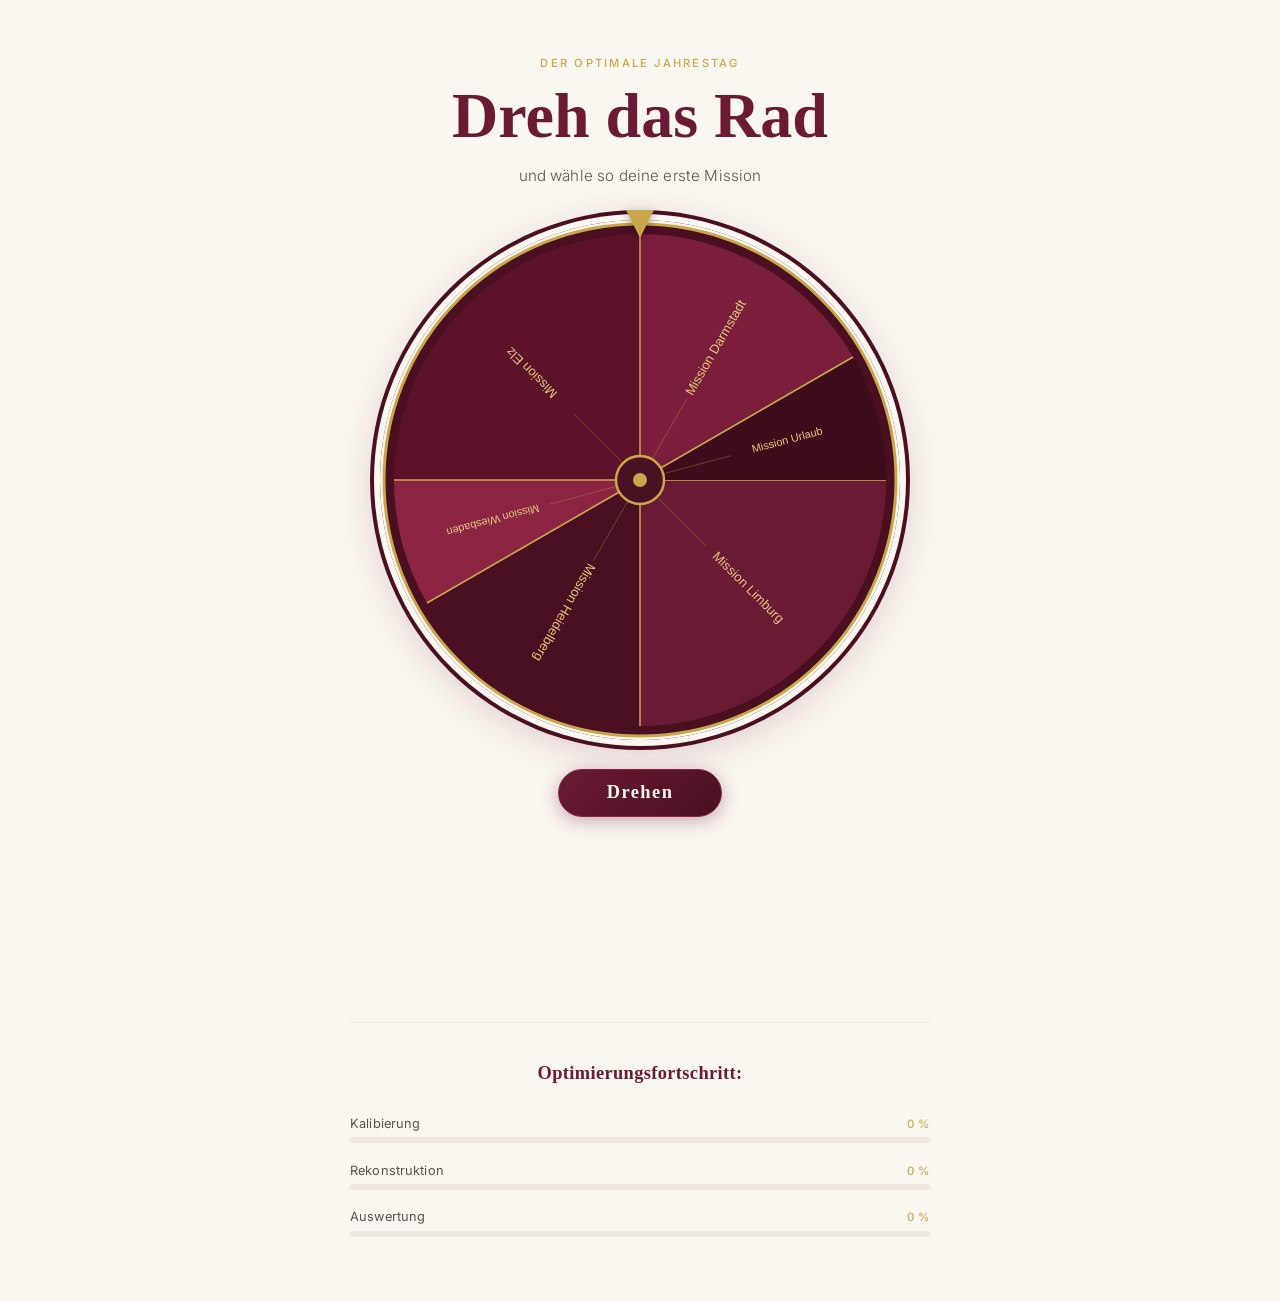
<file: index.html>
<!DOCTYPE html>
<html lang="de">
<head>
  <meta charset="UTF-8" />
  <meta name="viewport" content="width=device-width, initial-scale=1.0" />
  <title>Glücksrad</title>
  <link rel="preconnect" href="https://fonts.googleapis.com" />
  <link rel="preconnect" href="https://fonts.gstatic.com" crossorigin />
  <link href="https://fonts.googleapis.com/css2?family=Cormorant+Garant:ital,wght@0,400;0,600;0,700;1,400&family=Inter:wght@300;400;500&display=swap" rel="stylesheet" />
  <link rel="stylesheet" href="style.css" />
</head>
<body>

  <header>
    <p class="eyebrow">Der optimale Jahrestag</p>
    <h1>Dreh das Rad</h1>
    <p class="subtitle">und wähle so deine erste Mission</p>
  </header>

  <main>
    <div class="wheel-wrapper">
      <!-- Pointer -->
      <div class="pointer"></div>

      <!-- Canvas -->
      <canvas id="wheelCanvas" width="520" height="520"></canvas>

      <!-- Spin button -->
      <button id="spinBtn" class="spin-btn">Drehen</button>
    </div>

    <!-- Result display -->
    <div class="result-area" id="resultArea">
      <div class="result-inner">
        <p class="result-label">Deine nächste Mission:</p>
        <h2 class="result-title" id="resultTitle"></h2>
        <p class="result-subtext" id="resultSubtext"></p>
      </div>
    </div>
  </main>

  <footer>
    <div class="progress-section">
      <p class="progress-heading">Optimierungsfortschritt:</p>
      <div class="progress-list">

        <div class="progress-item">
          <div class="progress-meta">
            <span class="progress-label">Kalibierung</span>
            <span class="progress-value">0 %</span>
          </div>
          <div class="progress-track">
            <div class="progress-bar" style="--fill: 0%"></div>
          </div>
        </div>

        <div class="progress-item">
          <div class="progress-meta">
            <span class="progress-label">Rekonstruktion</span>
            <span class="progress-value">0 %</span>
          </div>
          <div class="progress-track">
            <div class="progress-bar" style="--fill: 0%"></div>
          </div>
        </div>

        <div class="progress-item">
          <div class="progress-meta">
            <span class="progress-label">Auswertung</span>
            <span class="progress-value">0 %</span>
          </div>
          <div class="progress-track">
            <div class="progress-bar" style="--fill: 0%"></div>
          </div>
        </div>

      </div>
    </div>
  </footer>

  <script src="wheel.js"></script>
</body>
</html>
</file>
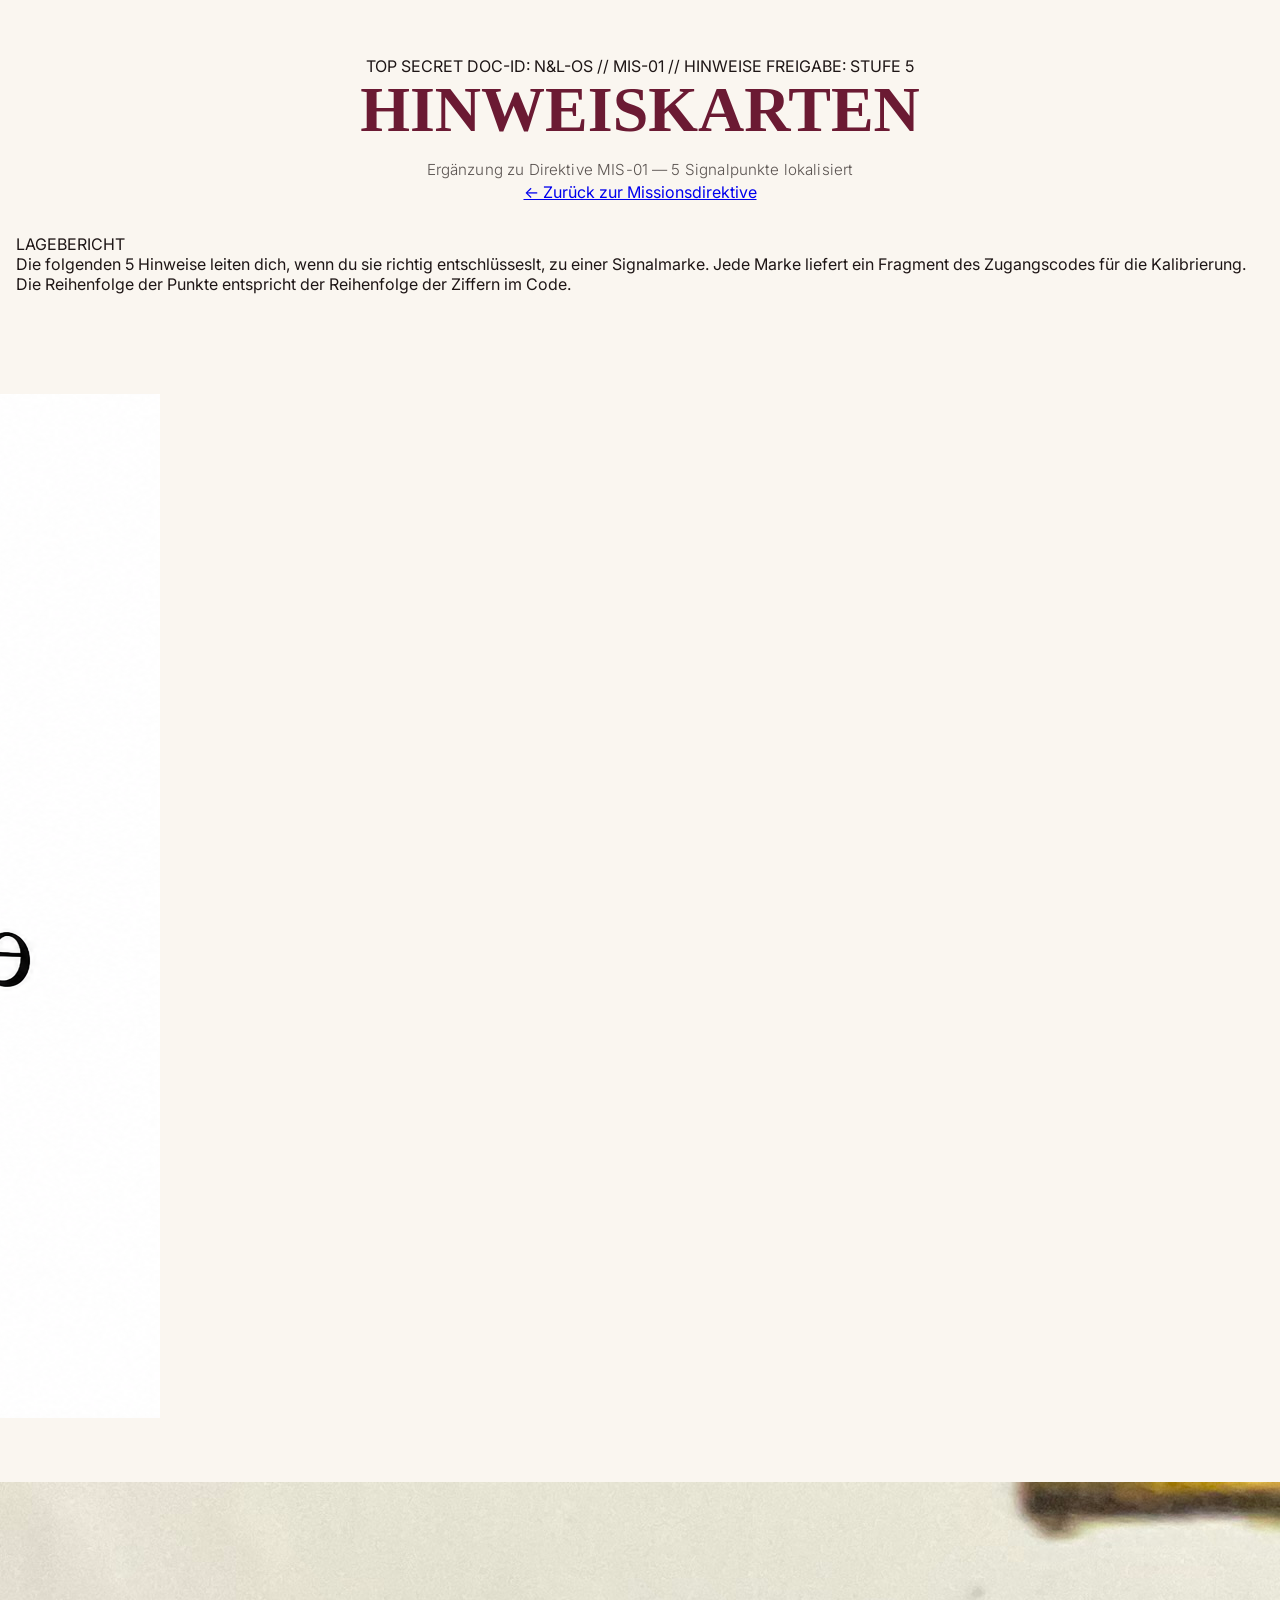
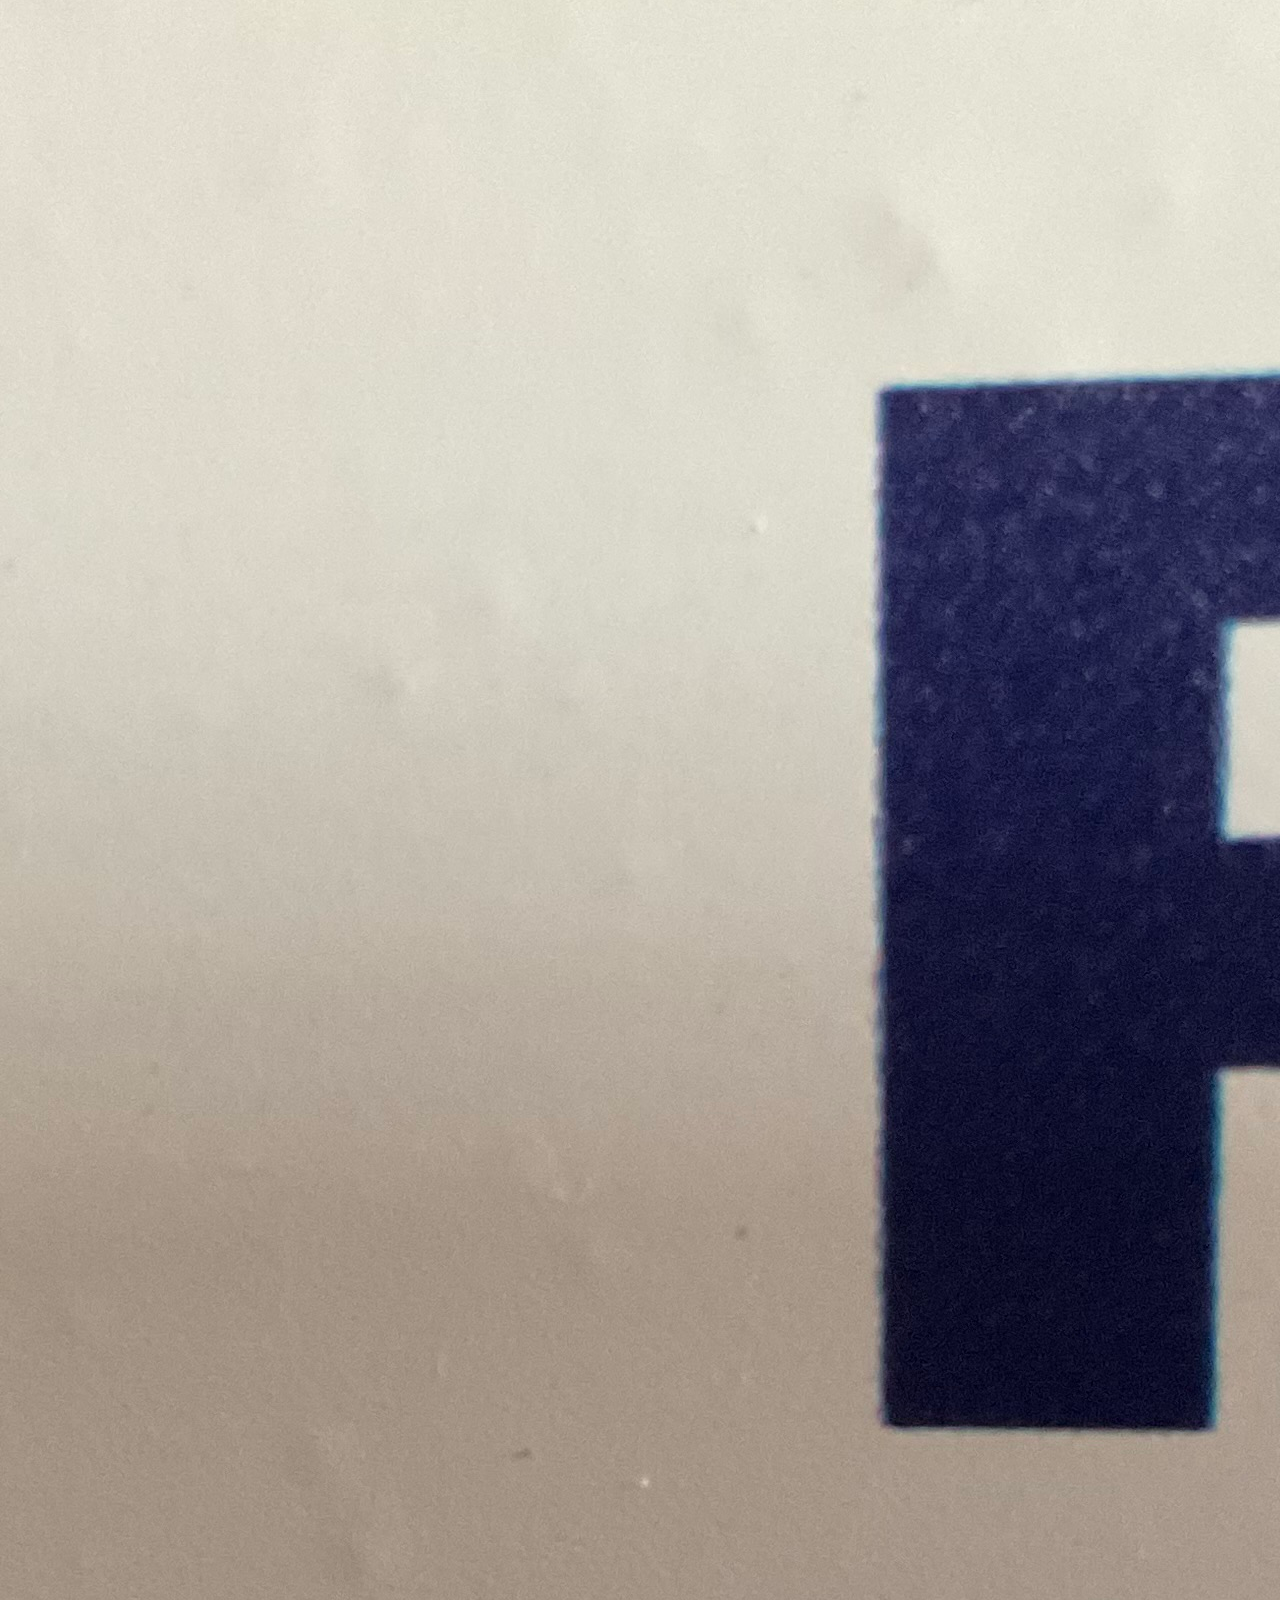
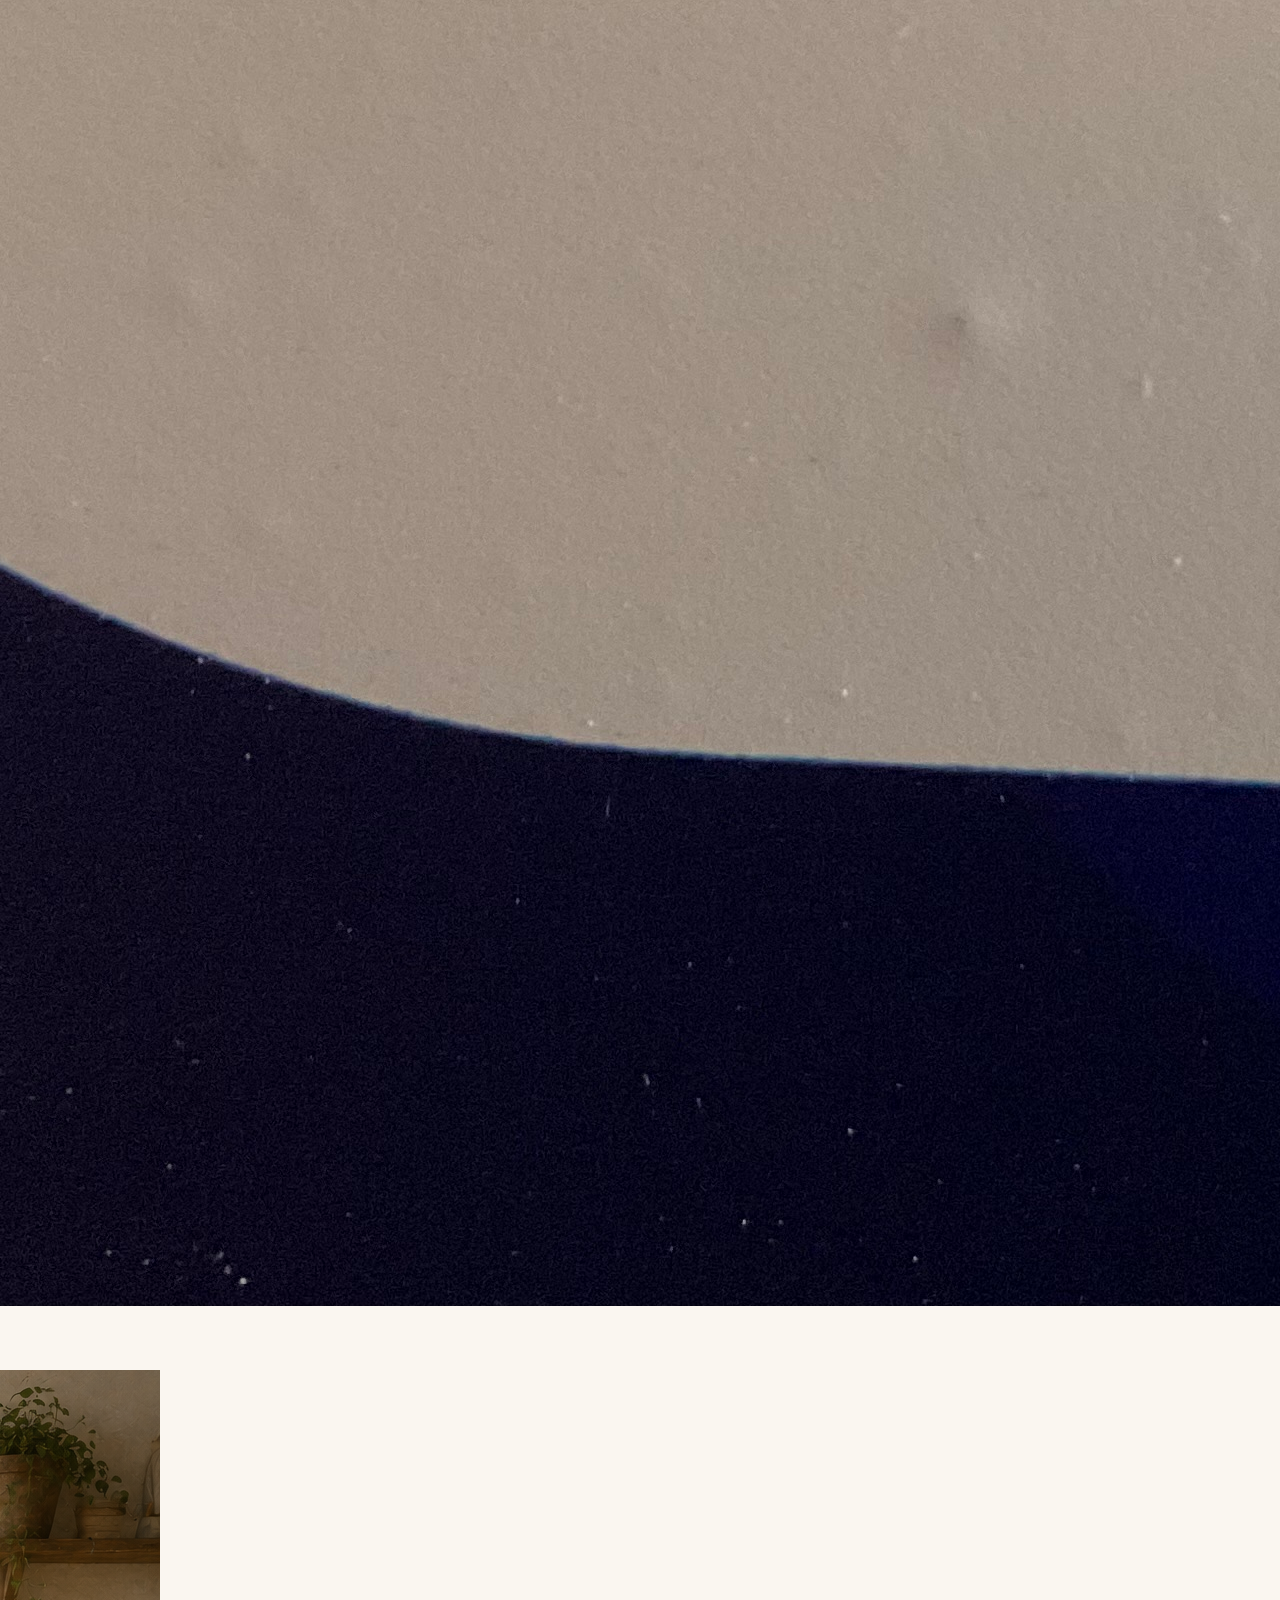
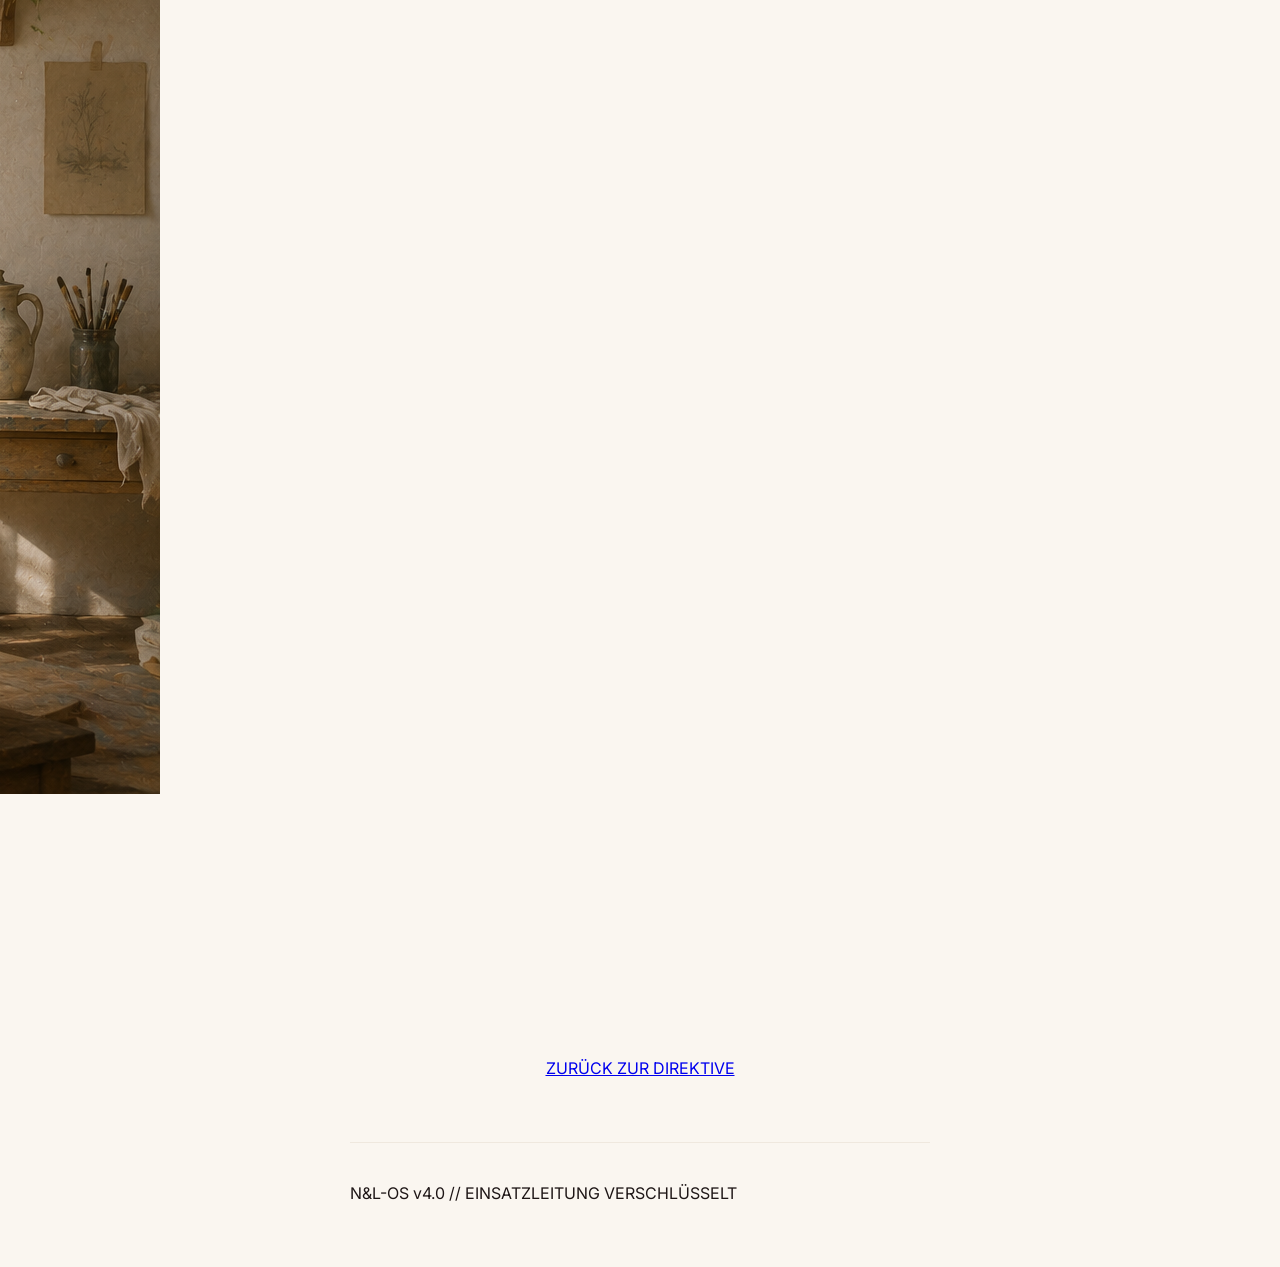
<file: hinweise/index.html>
<!DOCTYPE html>
<html lang="de">
<head>
    <meta charset="UTF-8">
    <meta name="viewport" content="width=device-width, initial-scale=1.0">

    <!-- TODO: Seitentitel nach Belieben ändern -->
    <title>CLASSIFIED // MIS-01 // HINWEISE</title>

    <link rel="preconnect" href="https://fonts.googleapis.com">
    <link rel="preconnect" href="https://fonts.gstatic.com" crossorigin>
    <link href="https://fonts.googleapis.com/css2?family=Share+Tech+Mono&family=Inter:wght@300;400;500&display=swap" rel="stylesheet">

    <link rel="stylesheet" href="../style.css">
</head>
<body>

<div class="scanlines"></div>

<header>
    <div class="header-bar">
        <span class="stamp">TOP SECRET</span>
        <span class="doc-id">DOC-ID: N&L-OS // MIS-01 // HINWEISE</span>
        <span class="clearance">FREIGABE: STUFE 5</span>
    </div>

    <h1>HINWEIS<span class="glow">KARTEN</span></h1>

    <p class="subtitle">
        Ergänzung zu Direktive MIS-01 — 5 Signalpunkte lokalisiert
    </p>

    <a class="back-link" href="../">&larr; Zurück zur Missionsdirektive</a>
</header>

<main>

    <!-- ── LAGEBERICHT ────────────────────────────────────── -->
    <section class="card">
        <div class="card-label">LAGEBERICHT</div>
        <p>
            Die folgenden 5 Hinweise leiten dich, wenn du sie richtig entschlüsseslt,
            zu einer Signalmarke.
            Jede Marke liefert ein Fragment des Zugangscodes für die
            Kalibrierung. Die Reihenfolge der Punkte entspricht der
            Reihenfolge der Ziffern im Code.
        </p>
    </section>

    <!-- ── HINWEISLISTE ───────────────────────────────────── -->
    <section class="hint-list">

        <!-- ═══ HINWEIS 01 ═══ -->
        <!-- TODO: Rätseltext eintragen. Bild optional (siehe Kommentar unten). -->
        <div class="hint-entry">
            <div class="hint-index">01</div>

            <div class="hint-content">
                <div class="hint-label">SIGNALPUNKT 01 / 05</div>
                <p class="hint-text">
                    Hinweis der Art: Text
                </p>
            </div>

            <div class="hint-image">
                <!-- OPTION A: Eigenes Bild verwenden — Kommentar entfernen und Pfad anpassen -->
                <img src="images/hinweis-01.png" alt="Hinweisbild 1">

                <!-- OPTION B: Kein Bild — einfach so lassen -->
                <!--
                <div class="image-placeholder">
                    <span>KEIN BILD<br>HINTERLEGT</span>
                </div>
                -->
            </div>
        </div>

        <!-- ═══ HINWEIS 02 ═══ -->
        <div class="hint-entry">
            <div class="hint-index">02</div>

            <div class="hint-content">
                <div class="hint-label">SIGNALPUNKT 02 / 05</div>
                <p class="hint-text">
                    Hinweis der Art: Bild
                </p>
            </div>

            <div class="hint-image">
                <img src="images/IMG_1407.jpeg" alt="Hinweisbild 2">
            </div>
        </div>

        <!-- ═══ HINWEIS 03 ═══ -->
        <div class="hint-entry">
            <div class="hint-index">03</div>

            <div class="hint-content">
                <div class="hint-label">SIGNALPUNKT 03 / 05</div>
                <p class="hint-text">
                    Hinweis der Art: Bild
                </p>
            </div>

            <div class="hint-image">
                <img src="images/hinweis-03.png" alt="Hinweisbild 3">
            </div>
        </div>

        <!-- ═══ HINWEIS 04 ═══ -->
        <div class="hint-entry">
            <div class="hint-index">04</div>

            <div class="hint-content">
                <div class="hint-label">SIGNALPUNKT 04 / 05</div>
                <p class="hint-text">
                    Hinweise der Art: Code 
                    <br>
                    [293]
                </p>
            </div>

            <div class="hint-image">
                <!-- <img src="images/hinweis-04.jpg" alt="Hinweisbild 4"> -->
                <div class="image-placeholder">
                    <span>KEIN BILD<br>HINTERLEGT</span>
                </div>
            </div>
        </div>

        <!-- ═══ HINWEIS 05 ═══ -->
        <div class="hint-entry">
            <div class="hint-index">05</div>

            <div class="hint-content">
                <div class="hint-label">SIGNALPUNKT 05 / 05</div>
                <p class="hint-text">
                    [NOCH NICHT FREIGESCHALTET]
                </p>
            </div>

            <div class="hint-image">
                <!-- <img src="images/hinweis-05.jpg" alt="Hinweisbild 5"> -->
                <div class="image-placeholder">
                    <span>KEIN BILD<br>HINTERLEGT</span>
                </div>
            </div>
        </div>

    </section>

    <div class="back-container">
        <a href="../" class="back-btn">ZURÜCK ZUR DIREKTIVE</a>
    </div>

</main>

<footer>
    <div class="footer-inner">
        <span>N&L-OS v4.0 // EINSATZLEITUNG</span>
        <span>VERSCHLÜSSELT</span>
    </div>
</footer>

</body>
</html>
</file>
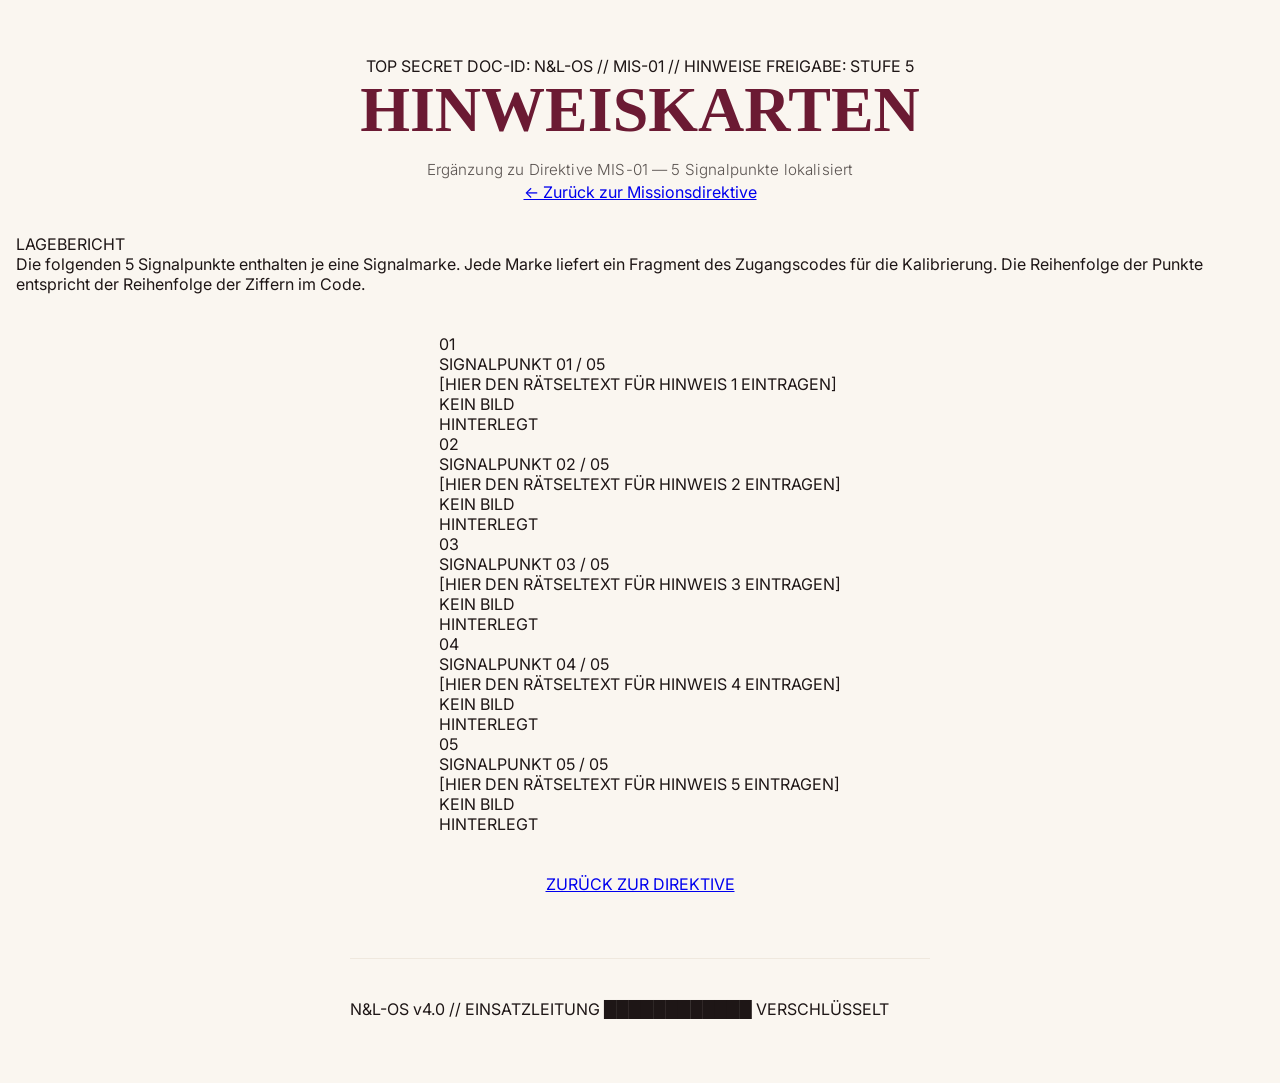
<file: hinweise.html>
<!DOCTYPE html>
<html lang="de">
<head>
    <meta charset="UTF-8">
    <meta name="viewport" content="width=device-width, initial-scale=1.0">

    <!-- TODO: Seitentitel nach Belieben ändern -->
    <title>CLASSIFIED // MIS-01 // HINWEISE</title>

    <link rel="preconnect" href="https://fonts.googleapis.com">
    <link rel="preconnect" href="https://fonts.gstatic.com" crossorigin>
    <link href="https://fonts.googleapis.com/css2?family=Share+Tech+Mono&family=Inter:wght@300;400;500&display=swap" rel="stylesheet">

    <link rel="stylesheet" href="style.css">
</head>
<body>

<div class="scanlines"></div>

<header>
    <div class="header-bar">
        <span class="stamp">TOP SECRET</span>
        <span class="doc-id">DOC-ID: N&L-OS // MIS-01 // HINWEISE</span>
        <span class="clearance">FREIGABE: STUFE 5</span>
    </div>

    <h1>HINWEIS<span class="glow">KARTEN</span></h1>

    <p class="subtitle">
        Ergänzung zu Direktive MIS-01 — 5 Signalpunkte lokalisiert
    </p>

    <a class="back-link" href="index.html">&larr; Zurück zur Missionsdirektive</a>
</header>

<main>

    <!-- ── LAGEBERICHT ────────────────────────────────────── -->
    <section class="card">
        <div class="card-label">LAGEBERICHT</div>
        <p>
            Die folgenden 5 Signalpunkte enthalten je eine Signalmarke.
            Jede Marke liefert ein Fragment des Zugangscodes für die
            Kalibrierung. Die Reihenfolge der Punkte entspricht der
            Reihenfolge der Ziffern im Code.
        </p>
    </section>

    <!-- ── HINWEISLISTE ───────────────────────────────────── -->
    <section class="hint-list">

        <!-- ═══ HINWEIS 01 ═══ -->
        <!-- TODO: Rätseltext eintragen. Bild optional (siehe Kommentar unten). -->
        <div class="hint-entry">
            <div class="hint-index">01</div>

            <div class="hint-content">
                <div class="hint-label">SIGNALPUNKT 01 / 05</div>
                <p class="hint-text">
                    [HIER DEN RÄTSELTEXT FÜR HINWEIS 1 EINTRAGEN]
                </p>
            </div>

            <div class="hint-image">
                <!-- OPTION A: Eigenes Bild verwenden — Kommentar entfernen und Pfad anpassen -->
                <!-- <img src="images/hinweis-01.jpg" alt="Hinweisbild 1"> -->

                <!-- OPTION B: Kein Bild — einfach so lassen -->
                <div class="image-placeholder">
                    <span>KEIN BILD<br>HINTERLEGT</span>
                </div>
            </div>
        </div>

        <!-- ═══ HINWEIS 02 ═══ -->
        <div class="hint-entry">
            <div class="hint-index">02</div>

            <div class="hint-content">
                <div class="hint-label">SIGNALPUNKT 02 / 05</div>
                <p class="hint-text">
                    [HIER DEN RÄTSELTEXT FÜR HINWEIS 2 EINTRAGEN]
                </p>
            </div>

            <div class="hint-image">
                <!-- <img src="images/hinweis-02.jpg" alt="Hinweisbild 2"> -->
                <div class="image-placeholder">
                    <span>KEIN BILD<br>HINTERLEGT</span>
                </div>
            </div>
        </div>

        <!-- ═══ HINWEIS 03 ═══ -->
        <div class="hint-entry">
            <div class="hint-index">03</div>

            <div class="hint-content">
                <div class="hint-label">SIGNALPUNKT 03 / 05</div>
                <p class="hint-text">
                    [HIER DEN RÄTSELTEXT FÜR HINWEIS 3 EINTRAGEN]
                </p>
            </div>

            <div class="hint-image">
                <!-- <img src="images/hinweis-03.jpg" alt="Hinweisbild 3"> -->
                <div class="image-placeholder">
                    <span>KEIN BILD<br>HINTERLEGT</span>
                </div>
            </div>
        </div>

        <!-- ═══ HINWEIS 04 ═══ -->
        <div class="hint-entry">
            <div class="hint-index">04</div>

            <div class="hint-content">
                <div class="hint-label">SIGNALPUNKT 04 / 05</div>
                <p class="hint-text">
                    [HIER DEN RÄTSELTEXT FÜR HINWEIS 4 EINTRAGEN]
                </p>
            </div>

            <div class="hint-image">
                <!-- <img src="images/hinweis-04.jpg" alt="Hinweisbild 4"> -->
                <div class="image-placeholder">
                    <span>KEIN BILD<br>HINTERLEGT</span>
                </div>
            </div>
        </div>

        <!-- ═══ HINWEIS 05 ═══ -->
        <div class="hint-entry">
            <div class="hint-index">05</div>

            <div class="hint-content">
                <div class="hint-label">SIGNALPUNKT 05 / 05</div>
                <p class="hint-text">
                    [HIER DEN RÄTSELTEXT FÜR HINWEIS 5 EINTRAGEN]
                </p>
            </div>

            <div class="hint-image">
                <!-- <img src="images/hinweis-05.jpg" alt="Hinweisbild 5"> -->
                <div class="image-placeholder">
                    <span>KEIN BILD<br>HINTERLEGT</span>
                </div>
            </div>
        </div>

    </section>

    <div class="back-container">
        <a href="index.html" class="back-btn">ZURÜCK ZUR DIREKTIVE</a>
    </div>

</main>

<footer>
    <div class="footer-inner">
        <span>N&L-OS v4.0 // EINSATZLEITUNG</span>
        <span class="redact">████████████</span>
        <span>VERSCHLÜSSELT</span>
    </div>
</footer>

</body>
</html>
</file>
<file: style.css>
/* ============================================================
   TOKENS
   ============================================================ */
:root {
  --bordeaux:     #6B1A33;
  --bordeaux-dk:  #4A1022;
  --bordeaux-lt:  #8C2444;
  --gold:         #C9A84C;
  --gold-lt:      #E2C97E;
  --cream:        #FAF6F0;
  --cream-dk:     #EFE8DE;
  --gray:         #5A5350;
  --dark:         #1E1616;

  --font-display: 'Cormorant Garant', Georgia, serif;
  --font-body:    'Inter', system-ui, sans-serif;

  --radius:       12px;
  --transition:   0.4s ease;
}

/* ============================================================
   RESET & BASE
   ============================================================ */
*, *::before, *::after {
  box-sizing: border-box;
  margin: 0;
  padding: 0;
}

html {
  font-size: 16px;
  scroll-behavior: smooth;
}

body {
  background-color: var(--cream);
  color: var(--dark);
  font-family: var(--font-body);
  min-height: 100vh;
  display: flex;
  flex-direction: column;
  align-items: center;
  padding: 0 1rem 4rem;
}

/* ============================================================
   HEADER
   ============================================================ */
header {
  text-align: center;
  padding: 3.5rem 1rem 2rem;
  max-width: 600px;
}

.eyebrow {
  font-family: var(--font-body);
  font-size: 0.7rem;
  font-weight: 500;
  letter-spacing: 0.2em;
  text-transform: uppercase;
  color: var(--gold);
  margin-bottom: 0.75rem;
}

header h1 {
  font-family: var(--font-display);
  font-size: clamp(2.6rem, 6vw, 4rem);
  font-weight: 700;
  color: var(--bordeaux);
  line-height: 1.05;
  margin-bottom: 0.9rem;
}

.subtitle {
  font-size: 0.95rem;
  font-weight: 300;
  color: var(--gray);
  letter-spacing: 0.01em;
  line-height: 1.6;
}

/* ============================================================
   WHEEL WRAPPER
   ============================================================ */
main {
  display: flex;
  flex-direction: column;
  align-items: center;
  width: 100%;
  gap: 2.5rem;
}

.wheel-wrapper {
  position: relative;
  display: flex;
  flex-direction: column;
  align-items: center;
  gap: 1.8rem;
}

/* Pointer arrow */
.pointer {
  position: absolute;
  top: -10px;
  left: 50%;
  transform: translateX(-50%);
  width: 0;
  height: 0;
  border-left: 14px solid transparent;
  border-right: 14px solid transparent;
  border-top: 28px solid var(--gold);
  filter: drop-shadow(0 2px 4px rgba(0,0,0,0.3));
  z-index: 10;
}

#wheelCanvas {
  display: block;
  border-radius: 50%;
  box-shadow:
    0 0 0 6px var(--cream),
    0 0 0 10px var(--bordeaux-dk),
    0 8px 40px rgba(107, 26, 51, 0.25);
  max-width: min(520px, 90vw);
  height: auto;
}

/* ============================================================
   SPIN BUTTON
   ============================================================ */
.spin-btn {
  font-family: var(--font-display);
  font-size: 1.15rem;
  font-weight: 600;
  letter-spacing: 0.08em;
  color: var(--cream);
  background: linear-gradient(135deg, var(--bordeaux), var(--bordeaux-dk));
  border: 1.5px solid var(--bordeaux-lt);
  border-radius: 50px;
  padding: 0.8rem 3rem;
  cursor: pointer;
  box-shadow: 0 4px 18px rgba(107, 26, 51, 0.35);
  transition:
    background 0.4s ease,
    box-shadow 0.4s ease,
    transform 0.15s ease,
    opacity 0.55s ease;
}

.spin-btn:hover:not(:disabled) {
  background: linear-gradient(135deg, var(--bordeaux-lt), var(--bordeaux));
  box-shadow: 0 6px 24px rgba(107, 26, 51, 0.5);
  transform: translateY(-1px);
}

.spin-btn:active:not(:disabled) {
  transform: translateY(0);
}

.spin-btn:disabled {
  opacity: 0.5;
  cursor: not-allowed;
}

/* Sanftes Ausblenden nach dem Drehen */
.spin-btn.hide {
  opacity: 0;
  transform: translateY(10px);
  pointer-events: none;
}

/* ============================================================
   RESULT AREA
   ============================================================ */
.result-area {
  opacity: 0;
  transform: translateY(18px);
  transition: opacity 0.6s ease, transform 0.6s ease;
  pointer-events: none;
  text-align: center;
  max-width: 560px;
  width: 100%;
}

.result-area.visible {
  opacity: 1;
  transform: translateY(0);
  pointer-events: auto;
}

.result-inner {
  background: white;
  border: 1px solid var(--cream-dk);
  border-radius: var(--radius);
  padding: 2.2rem 2.5rem;
  box-shadow: 0 2px 20px rgba(107, 26, 51, 0.08);
  position: relative;
  overflow: hidden;
}

.result-inner::before {
  content: '';
  position: absolute;
  top: 0; left: 0; right: 0;
  height: 4px;
  background: linear-gradient(90deg, var(--bordeaux), var(--gold), var(--bordeaux));
}

.result-label {
  font-family: var(--font-body);
  font-size: 0.68rem;
  font-weight: 500;
  letter-spacing: 0.18em;
  text-transform: uppercase;
  color: var(--gold);
  margin-bottom: 0.6rem;
}

.result-title {
  font-family: var(--font-display);
  font-size: clamp(1.8rem, 4vw, 2.6rem);
  font-weight: 700;
  color: var(--bordeaux);
  line-height: 1.1;
  margin-bottom: 0.9rem;
}

.result-subtext {
  font-size: 0.95rem;
  font-weight: 300;
  color: var(--gray);
  line-height: 1.7;
  opacity: 0;
  transform: translateY(8px);
  transition: opacity 0.5s ease 0.3s, transform 0.5s ease 0.3s;
}

.result-subtext.visible {
  opacity: 1;
  transform: translateY(0);
}

/* ============================================================
   FOOTER — PROGRESS BARS
   ============================================================ */
footer {
  width: 100%;
  max-width: 580px;
  margin-top: 4rem;
  padding-top: 2.5rem;
  border-top: 1px solid var(--cream-dk);
}

.progress-section {
  display: flex;
  flex-direction: column;
  gap: 1.6rem;
}

.progress-heading {
  font-family: var(--font-display);
  font-size: 1.15rem;
  font-weight: 600;
  color: var(--bordeaux);
  letter-spacing: 0.02em;
  text-align: center;
  margin-bottom: 0.4rem;
}

.progress-list {
  display: flex;
  flex-direction: column;
  gap: 1.2rem;
}

.progress-item {
  display: flex;
  flex-direction: column;
  gap: 0.4rem;
}

.progress-meta {
  display: flex;
  justify-content: space-between;
  align-items: baseline;
}

.progress-label {
  font-size: 0.8rem;
  font-weight: 400;
  color: var(--gray);
  letter-spacing: 0.01em;
}

.progress-value {
  font-size: 0.72rem;
  font-weight: 500;
  color: var(--gold);
  letter-spacing: 0.05em;
}

.progress-track {
  width: 100%;
  height: 6px;
  background: var(--cream-dk);
  border-radius: 99px;
  overflow: hidden;
}

.progress-bar {
  height: 100%;
  width: var(--fill);
  background: linear-gradient(90deg, var(--bordeaux), var(--gold-lt));
  border-radius: 99px;
  transition: width 1.2s cubic-bezier(0.4, 0, 0.2, 1);
}

/* ============================================================
   RESPONSIVE
   ============================================================ */
@media (max-width: 560px) {
  header {
    padding: 2.5rem 0.5rem 1.5rem;
  }

  .result-inner {
    padding: 1.6rem 1.4rem;
  }

  footer {
    margin-top: 3rem;
  }
}
</file>
